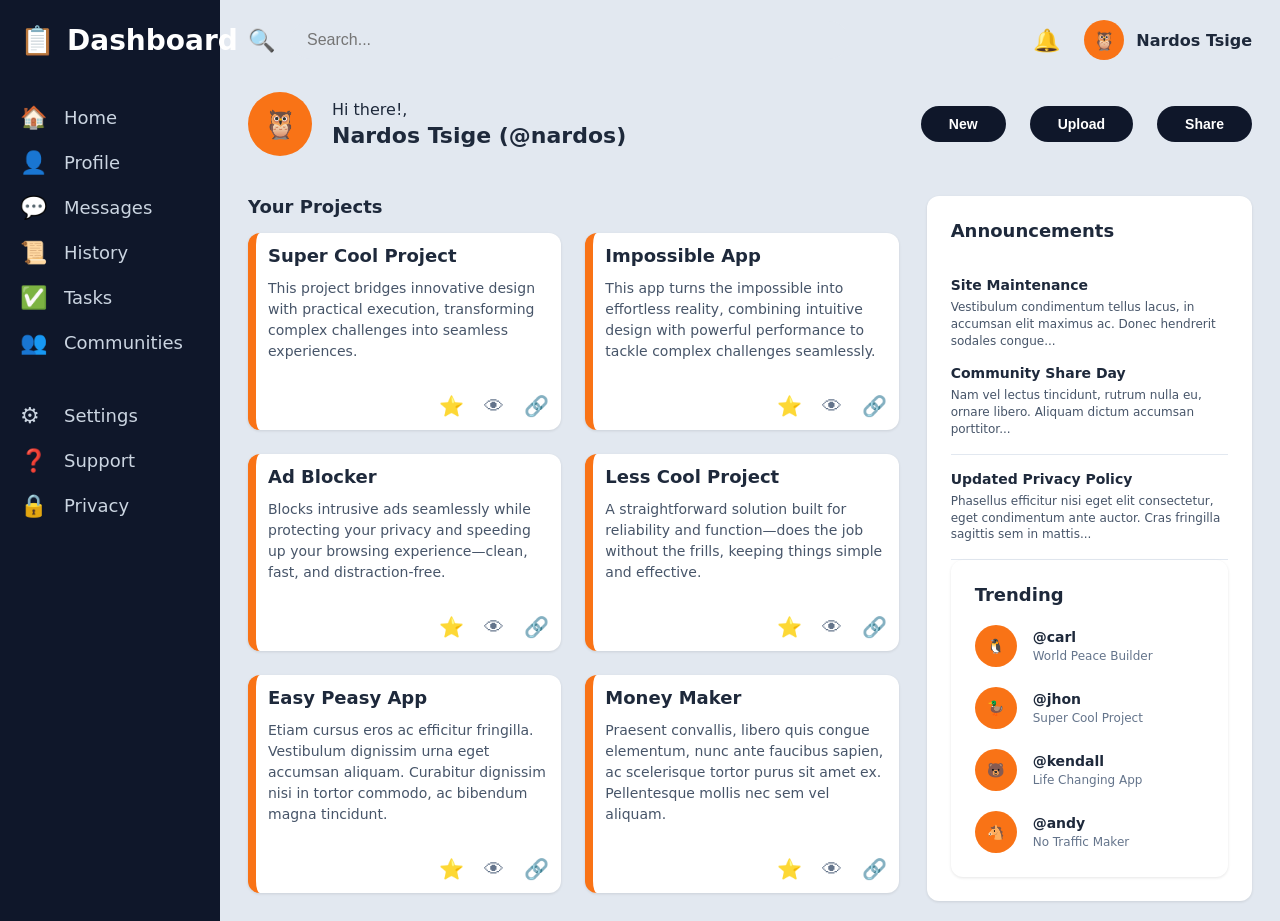
<file: css-mastery-project-two/index.html>
<!DOCTYPE html>
<html lang="en">
<head>
    <meta charset="UTF-8">
    <meta name="viewport" content="width=device-width, initial-scale=1.0">
    <title>Dashboard</title>
    <link rel="stylesheet" href="style.css">
    <link rel="icon" href="data:image/svg+xml,%3Csvg xmlns='http://www.w3.org/2000/svg' 
    viewBox='0 0 100 100'%3E%3Ctext x='50' y='80' font-size='80' text-anchor='middle'%3E%F0%9F%92%BB%3C/text%3E%3C/svg%3E">
</head>
<body>
    <div class="dashboard">
        <aside class="sidebar">
            <div class="sidebar-header">
                <span>&#128203;</span>  
                <span>Dashboard</span>  
            </div>
            
            <nav class="nav-menu">
                <div class="nav-item">
                    <span>&#127968;</span>  
                    <span>Home</span> 
                </div>
                <div class="nav-item">
                    <span>&#128100;</span>  
                    <span>Profile</span>  
                </div>
                <div class="nav-item">
                    <span>&#128172;</span> 
                    <span>Messages</span>  
                </div>
                <div class="nav-item">
                    <span>&#128220;</span>  
                    <span>History</span>  
                </div>
                <div class="nav-item">
                    <span>&#9989;</span> 
                    <span>Tasks</span>  
                </div>
                <div class="nav-item">
                    <span>&#128101;</span>  
                    <span>Communities</span>  
                </div>
            </nav>
            
            <nav class="nav-menu">
                <div class="nav-item">
                    <span>&#9881;</span> 
                    <span>Settings</span>  
                </div>
                <div class="nav-item">
                    <span>&#10067;</span>  
                    <span>Support</span>  
                </div>
                <div class="nav-item">
                    <span>&#128274;</span>  
                    <span>Privacy</span>  
                </div>
            </nav>
        </aside>

        <main class="main-content">
            
            <header class="header">
                <div class="search-container">
                    <span>&#128269;</span>  
                    <input type="text" placeholder="Search...">  
                </div>
                
                <div class="profile">
                    <span>&#128276;</span>  
                    <div class="profile-info">
                        <div class="avatar-small">🦉</div>  
                        <span>Nardos Tsige</span>  
                    </div>
                </div>
            </header>

            <div class="greeting">
                <div class="greeting-left">
                    <div class="avatar-large"> 🦉 </div> 
                    <div class="greeting-text">
                        <h4>Hi there!,</h4> 
                        <h2>Nardos Tsige (@nardos)</h2>  
                    </div>
                </div>
                <div class="button-group">
                    <button>New</button>  
                    <button>Upload</button>  
                    <button>Share</button>  
                </div>
            </div>

            <div class="content-grid">
                <div class="projects-section">
                    <h3>Your Projects</h3>  
                    <div class="projects-grid">
                        <!-- Project Card 1 -->
                        <div class="project-card">
                            <h4>Super Cool Project</h4>  
                            <p>This project bridges innovative design with practical execution, transforming complex challenges into seamless experiences.</p>  <!-- Description -->
                            <div class="card-actions">
                                <span>&#11088;</span>  
                                <span>&#128065;</span>  
                                <span>&#128279;</span>  
                            </div>
                        </div>
        
                        <div class="project-card">
                            <h4>Impossible App</h4>
                            <p>This app turns the impossible into effortless reality, 
                                combining intuitive design with powerful performance to tackle complex challenges seamlessly.</p>
                            <div class="card-actions">
                                <span>&#11088;</span>
                                <span>&#128065;</span>
                                <span>&#128279;</span>
                            </div>
                        </div>
                        
                        <div class="project-card">
                            <h4>Ad Blocker</h4>
                            <p>Blocks intrusive ads seamlessly while protecting your privacy and speeding up your browsing 
                            experience—clean, fast, and distraction-free.</p>
                            <div class="card-actions">
                                <span>&#11088;</span>
                                <span>&#128065;</span>
                                <span>&#128279;</span>
                            </div>
                        </div>
                        
                        <div class="project-card">
                            <h4>Less Cool Project</h4>
                            <p>A straightforward solution built for reliability and function—does the job without the frills, 
                                keeping things simple and effective.</p>
                            <div class="card-actions">
                                <span>&#11088;</span>
                                <span>&#128065;</span>
                                <span>&#128279;</span>
                            </div>
                        </div>
                        
                        <div class="project-card">
                            <h4>Easy Peasy App</h4>
                            <p>Etiam cursus eros ac efficitur fringilla. Vestibulum dignissim urna eget accumsan aliquam. Curabitur dignissim nisi in tortor commodo, ac bibendum magna tincidunt.</p>
                            <div class="card-actions">
                                <span>&#11088;</span>
                                <span>&#128065;</span>
                                <span>&#128279;</span>
                            </div>
                        </div>
                        
                        <div class="project-card">
                            <h4>Money Maker</h4>
                            <p>Praesent convallis, libero quis congue elementum, nunc ante faucibus sapien, ac scelerisque tortor purus sit amet ex. Pellentesque mollis nec sem vel aliquam.</p>
                            <div class="card-actions">
                                <span>&#11088;</span>
                                <span>&#128065;</span>
                                <span>&#128279;</span>
                            </div>
                        </div>
                    </div>
                </div>

                <div class="right-section">
                    <div class="announcements">
                        <h3>Announcements</h3>  
                        <div class="announcement-item">
                            <h4>Site Maintenance</h4>  
                            <p>Vestibulum condimentum tellus lacus, in accumsan elit maximus ac. Donec hendrerit sodales congue...</p>  
                        <div class="announcement-item">
                            <h4>Community Share Day</h4>
                            <p>Nam vel lectus tincidunt, rutrum nulla eu, ornare libero. Aliquam dictum accumsan porttitor...</p>
                        </div>
                        <div class="announcement-item">
                            <h4>Updated Privacy Policy</h4>
                            <p>Phasellus efficitur nisi eget elit consectetur, eget condimentum ante auctor. Cras fringilla sagittis sem in mattis...</p>
                        </div>
                    </div>
                    <div class="trending">
                        <h3>Trending</h3>  
                        <div class="trending-item">
                            <div class="trending-avatar"> 🐧 </div>  
                            <div class="trending-info">
                                <p>@carl</p> 
                                <p>World Peace Builder</p>  
                            </div>
                        </div>
                        <div class="trending-item">
                            <div class="trending-avatar">🦆</div>
                            <div class="trending-info">
                                <p>@jhon</p>
                                <p>Super Cool Project</p>
                            </div>
                        </div>
                        <div class="trending-item">
                            <div class="trending-avatar">🐻</div>
                            <div class="trending-info">
                                <p>@kendall</p>
                                <p>Life Changing App</p>
                            </div>
                        </div>
                        <div class="trending-item">
                            <div class="trending-avatar">🐴</div>
                            <div class="trending-info">
                                <p>@andy</p>
                                <p>No Traffic Maker</p>
                            </div>
                        </div>
                    </div>
                </div>
            </div>
        </main>
    </div>
</body>
</html>
</file>
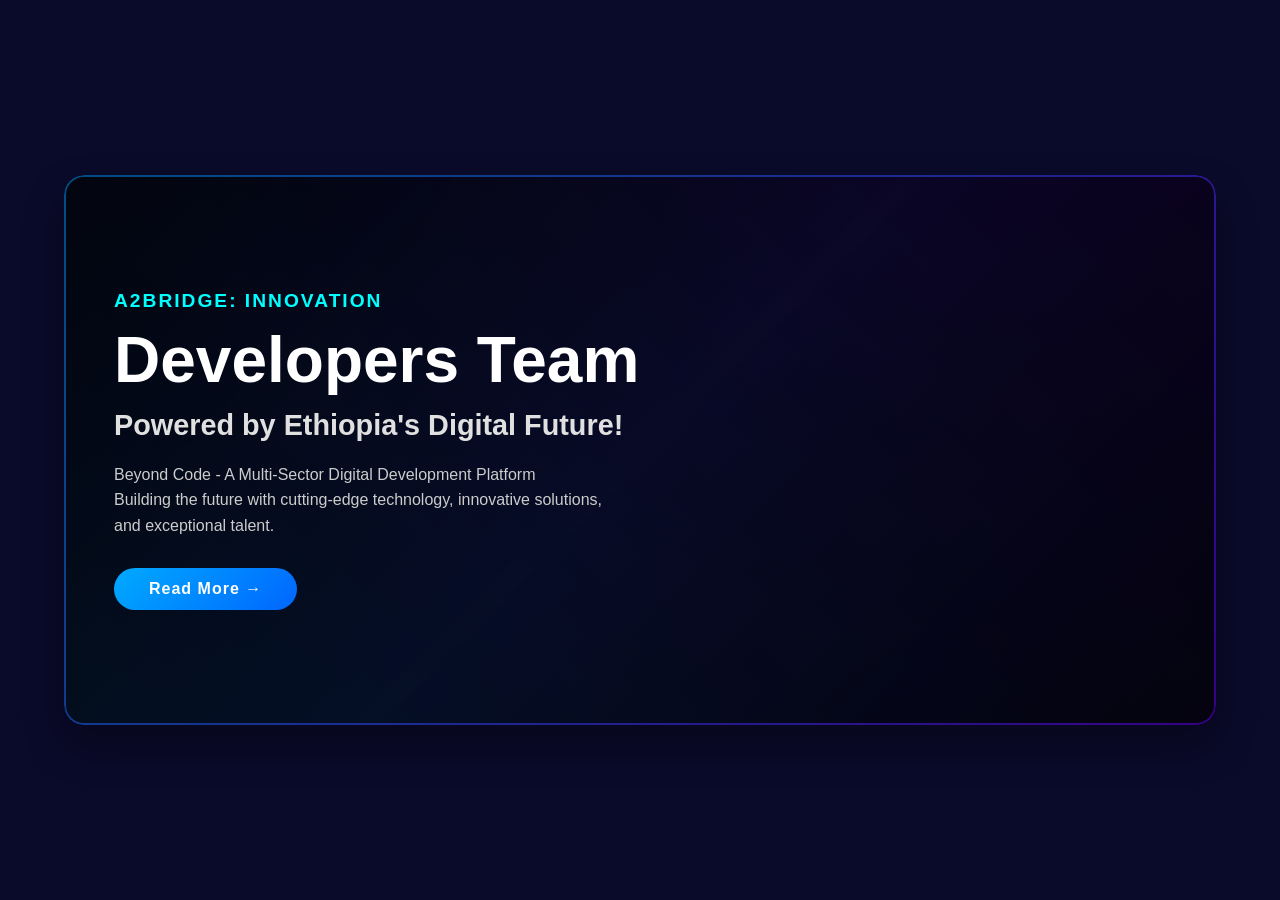
<file: css-mastery-project/index.html>
<!DOCTYPE html>
<html lang="en">
<head>
    <meta charset="UTF-8">
    <meta name="viewport" content="width=device-width, initial-scale=1.0">
    <title>A2BRIDGE Developers Team</title>
    <link rel="stylesheet" href="styles.css">
</head>
<body>
    <div class="banner">
        <div class="banner-content">
            <div class="title">A2BRIDGE: INNOVATION</div>
            <div class="main-title">Developers Team</div>
            <div class="subtitle">Powered by Ethiopia's Digital Future!</div>
            <div class="description">
                Beyond Code - A Multi-Sector Digital Development Platform<br>
                Building the future with cutting-edge technology, innovative solutions, and exceptional talent.
            </div>
            <a href="#" class="read-more">Read More →</a>
        </div>
    </div>
</body>
</html>
</file>
<file: css-mastery-project-two/style.css>
* {
    margin: 0;
    padding: 0;
    box-sizing: border-box;
}

body {
    font-family: system-ui, -apple-system, 'Segoe UI', Roboto, sans-serif;
    background-color: #e2e8f0;
    color: #1e293b;
}

.dashboard {
    display: grid;
    grid-template-columns: 220px 1fr;
    min-height: 100vh;
}

.sidebar {
    background-color: #0f172a;
    color: white;
    padding: 24px 20px;
    display: flex;
    flex-direction: column;
    gap: 48px;
}

.sidebar-header {
    display: flex;
    align-items: center;
    gap: 12px;
    font-size: 24px;
    font-weight: bold;
}

.sidebar-header span {
    font-size: 28px;
}

.nav-menu {
    display: flex;
    flex-direction: column;
    gap: 20px;
}

.nav-item {
    display: flex;
    align-items: center;
    gap: 16px;
    font-size: 18px;
    color: #cbd5e1;
    cursor: pointer;
    transition: color 0.2s ease;
}

.nav-item:hover {
    color: white;
}

.nav-item span:first-child {
    font-size: 22px;
    width: 28px;
}

.main-content {
    display: flex;
    flex-direction: column;
    gap: 24px;
    padding: 20px 28px;
}

.header {
    display: flex;
    justify-content: space-between;
    align-items: center;
    flex-wrap: wrap;
    gap: 20px;
    margin-bottom: 8px;
}

.search-container {
    display: flex;
    align-items: center;
    gap: 16px;
    flex: 1;
    max-width: 600px;
}

.search-container span {
    font-size: 22px;
    color: #475569;
}

.search-container input {
    flex: 1;
    padding: 10px 16px;
    border: none;
    background-color: #e2e8f0;
    border-radius: 24px;
    font-size: 16px;
}

.search-container input:focus {
    outline: blue;
    background-color: #f1f5f9;
    box-shadow: 0 0 0 2px #3b82f6;
}

.profile {
    display: flex;
    align-items: center;
    gap: 24px;
}

.profile span:first-child {
    font-size: 22px;
    cursor: pointer;
}

.profile-info {
    display: flex;
    align-items: center;
    gap: 12px;
    font-weight: bold;
}

.avatar-small {
    width: 40px;
    height: 40px;
    background-color: #f97316;
    border-radius: 50%;
    display: flex;
    align-items: center;
    justify-content: center;
    color: white;
    font-weight: bold;
    font-size: 18px;
}

.greeting {
    display: flex;
    justify-content: space-between;
    align-items: center;
    flex-wrap: wrap;
    gap: 20px;
    margin-bottom: 8px;
}

.greeting-left {
    display: flex;
    align-items: center;
    gap: 20px;
}

.avatar-large {
    width: 64px;
    height: 64px;
    background-color: #f97316;
    border-radius: 50%;
    display: flex;
    align-items: center;
    justify-content: center;
    color: white;
    font-weight: bold;
    font-size: 28px;
}

.greeting-text h4 {
    font-size: 16px;
    font-weight: normal;
    margin-bottom: 4px;
}

.greeting-text h2 {
    font-size: 22px;
    font-weight: bold;
}

.button-group {
    display: flex;
    gap: 24px;
}

.button-group button {
    background-color: #0f172a;
    color: white;
    border: none;
    padding: 10px 28px;
    border-radius: 28px;
    font-size: 14px;
    font-weight: bold;
    cursor: pointer;
    transition: background-color 0.2s ease;
}

.button-group button:hover {
    background-color: #1e293b;
}

.content-grid {
    display: grid;
    grid-template-columns: 2fr 1fr;
    gap: 28px;
    margin-top: 8px;
}

.projects-section h3 {
    font-size: 18px;
    font-weight: 600;
    margin-bottom: 16px;
}

.projects-grid {
    display: grid;
    grid-template-columns: repeat(2, 1fr);
    gap: 24px;
}

.project-card {
    background-color: white;
    border-radius: 12px;
    padding: 12px 12px;
    border-left: 8px solid #f97316;
    box-shadow: 0 1px 3px rgba(0,0,0,0.1);
    display: flex;
    flex-direction: column;
    gap: 12px;
}

.project-card h4 {
    font-size: 18px;
    font-weight: 600;
}

.project-card p {
    color: #475569;
    font-size: 14px;
    line-height: 1.5;
}

.card-actions {
    display: flex;
    justify-content: flex-end;
    gap: 20px;
    margin-top: 20px;
}

.card-actions span {
    font-size: 20px;
    color: #64748b;
    cursor: pointer;
    transition: color 0.2s ease;
}

.card-actions span:hover {
    color: #0f172a;
}

.right-section {
    display: flex;
    flex-direction: column;
    gap: 32px;
}

.announcements {
    background-color: white;
    border-radius: 12px;
    padding: 24px;
    box-shadow: 0 1px 3px rgba(0,0,0,0.1);
}

.announcements h3 {
    font-size: 18px;
    font-weight: 600;
    margin-bottom: 20px;
}

.announcement-item {
    padding: 16px 0;
    border-bottom: 1px solid #e2e8f0;
}

.announcement-item:last-child {
    border-bottom: none;
    padding-bottom: 0;
}

.announcement-item h4 {
    font-size: 14px;
    font-weight: 600;
    margin-bottom: 6px;
}

.announcement-item p {
    font-size: 12px;
    color: #475569;
    line-height: 1.4;
}

.trending {
    background-color: white;
    border-radius: 12px;
    padding: 24px;
    box-shadow: 0 1px 3px rgba(0,0,0,0.1);
}

.trending h3 {
    font-size: 18px;
    font-weight: 600;
    margin-bottom: 20px;
}

.trending-item {
    display: flex;
    align-items: center;
    gap: 16px;
    margin-bottom: 20px;
}

.trending-item:last-child {
    margin-bottom: 0;
}

.trending-avatar {
    width: 42px;
    height: 42px;
    background-color: #f97316;
    border-radius: 50%;
    display: flex;
    align-items: center;
    justify-content: center;
    color: white;
    font-weight: bold;
    font-size: 14px;
}

.trending-info p:first-child {
    font-weight: 600;
    font-size: 14px;
    margin-bottom: 4px;
}

.trending-info p:last-child {
    font-size: 12px;
    color: #64748b;
}

@media (max-width: 1024px) {
    .projects-grid {
        grid-template-columns: 1fr;
    }
}

@media (max-width: 768px) {
    .dashboard {
        grid-template-columns: 1fr;
    }
    
    .content-grid {
        grid-template-columns: 1fr;
    }
    
    .greeting {
        flex-direction: column;
        align-items: flex-start;
    }
}
</file>
<file: css-mastery-project/styles.css>
* {
    margin: 0/*removes defalut spacing around all elements*/;
    padding: 0;/*removes defalut inner spacing from all elements*/
    box-sizing: border-box; /*this makes wid/height include padding and border*/
}

body {
    min-height: 100vh;/*minimum height equals 100% of viewport height - that actually means full screen*/

    display: flex;/*it enables flexbox layout*/
    justify-content: center; /*centers content horizontally*/
    align-items: center;/*centers content vertically*/
    background: #0a0a2a;/*dark navy bg color behind the banner or the main hero section of the the page*/
    font-family: 'Arial', sans-serif;/*sets default font to arial, fallback to any sans-serif*/
}

.banner {
    width: 1200px;/*fixed wid for large screens but -*/
    max-width: 90%;/*but on smaller screens, shrink to 90% of parent width*/
    height: 550px;/*height - fixed*/
    border-radius: 20px;/*rounds cornens by 20 px*/
    position: relative;/*allows absolute positioned child elements to position relative to this container*/
    overflow: hidden;/*it hides anyth that spills outside the rounded corners*/
    
    background-image: 
        /*dark gradient overlay for text readability */
        linear-gradient(135deg, /*diagonal dxn - inculdes top to left TO bottom to right*/
            rgba(0, 0, 0, 0.85) 0%,/*black wiz 85% opacity that's very dark*/
            rgba(0, 0, 0, 0.6) 50%,
            rgba(0, 0, 0, 0.85) 100%),
        /*accent color gradient - tech blue/purple theme */
        linear-gradient(45deg,
            rgba(0, 150, 255, 0.25) 0%,
            rgba(100, 0, 255, 0.25) 100%),
        /*developer Background Image */
        url('https://images.unsplash.com/photo-1498050108023-c5249f4df085?ixlib=rb-4.0.3&auto=format&fit=crop&w=2072&q=80');
    
    background-size: cover;/*scales img to cover entire container, may crop edges*/
    background-position: center;/*centers the bg img*/
    background-repeat: no-repeat;/*prevents img from repeating or kinda of tiling*/
    
    box-shadow: 0 20px 40px rgba(0, 0, 0, 0.3);
    transition: transform 0.3s ease;/*smooth interpolation between the original and new transform values - so the element smoothly grows from 100% to 110% over 0.3 seconds*/
}

.banner:hover {
    transform: scale(1.02);/*when the mouse cursor is over the banner - it enlarges by 2%*/
}

/*decorative border glow effect*/
.banner::before {/*creates a pseudo-element that's virtual element bfr the banner's content appears*/
    content: '';/*required for pseudo-element to appear*/
    position: absolute;/*postions relative to the parent*/
    top: 0;
    left: 0;
    right: 0;
    bottom: 0;/*covers the entire parent*/
    border-radius: 20px;/*matches parent's rounded corners*/
    padding: 2px;/*creates space for the border*/
    background: linear-gradient(135deg, 
        rgba(0, 150, 255, 0.5), 
        rgba(100, 0, 255, 0.5));
    mask: linear-gradient(#fff 0 0) content-box, linear-gradient(#fff 0 0);
    -webkit-mask: linear-gradient(#fff 0 0) content-box, linear-gradient(#fff 0 0);
    -webkit-mask-composite: xor;
    mask-composite: exclude;/*mask cuts the center, leaving only the border*/
    pointer-events: none;/*allows clicking through the border to the content*/
}

/*banner content overlay*/
.banner-content {
    position: relative;/*establishes stacking content*/
    height: 100%;/*takes full height of parent banner*/
    display: flex;/*enables flexbox*/
    flex-direction: column;/*stacks children vertically*/
    justify-content: center;/*centers vertically*/
    padding: 50px;/*inner spacing from edges*/
    color: white;/*text color*/
    z-index: 2;/*places content above bg layers*/
}

.title {
    font-size: 1.2rem;
    letter-spacing: 2px;
    margin-bottom: 10px;
    color: #00ffff;
    font-weight: 600;
}

.main-title {
    font-size: 4rem;
    font-weight: 800;
    margin-bottom: 10px;
    line-height: 1.2;
}

.subtitle {
    font-size: 1.8rem;
    font-weight: 600;
    margin-bottom: 20px;
    color: #e0e0e0;
}

.description {
    font-size: 1rem;
    max-width: 500px;
    margin-bottom: 30px;
    line-height: 1.6;
    color: #cccccc;
}

/*Read More button*/
.read-more {
    display: inline-block;
    padding: 12px 35px;
    background: linear-gradient(135deg, #00aaff, #0066ff);/*removes underline from link*/
    color: white;
    text-decoration: none;/*removes underline from link*/
    border-radius: 50px;
    font-weight: 600;
    letter-spacing: 1px;
    transition: all 0.3s ease;
    border: none;
    cursor: pointer;/*changes cursor to hand on hover*/
    font-size: 1rem;
    text-align: center;
    width: fit-content;/*width adjusts to content size*/
}

.read-more:hover {
    transform: translateY(-2px);
    box-shadow: 0 10px 20px rgba(0, 100, 255, 0.3);
    background: linear-gradient(135deg, #00bbff, #0077ff);
}

/* Optional: Add a subtle animation */
@keyframes fadeInUp {
    from {
        opacity: 0;
        transform: translateY(30px);
    }
    to {
        opacity: 1;
        transform: translateY(0);
    }
}/*@keyframes - defines animation sequence, from - Starting state (invisible, 30px down), to - ending state (fully visible, original position*/

.banner-content > * {
    animation: fadeInUp 0.8s ease-out forwards;
}

.title { animation-delay: 0.1s; opacity: 0; }
.main-title { animation-delay: 0.2s; opacity: 0; }
.subtitle { animation-delay: 0.3s; opacity: 0; }
.description { animation-delay: 0.4s; opacity: 0; }
.read-more { animation-delay: 0.5s; opacity: 0; }

/* Responsive Design - applies styles when screen width is 768px or less */
@media (max-width: 768px) {
    .banner {
        height: 500px;
    }
    
    .banner-content {
        padding: 30px;
    }
    
    .main-title {
        font-size: 2.5rem;
    }
    
    .subtitle {
        font-size: 1.2rem;
    }
    
    .description {
        font-size: 0.9rem;
        max-width: 100%;
    }
}
</file>
